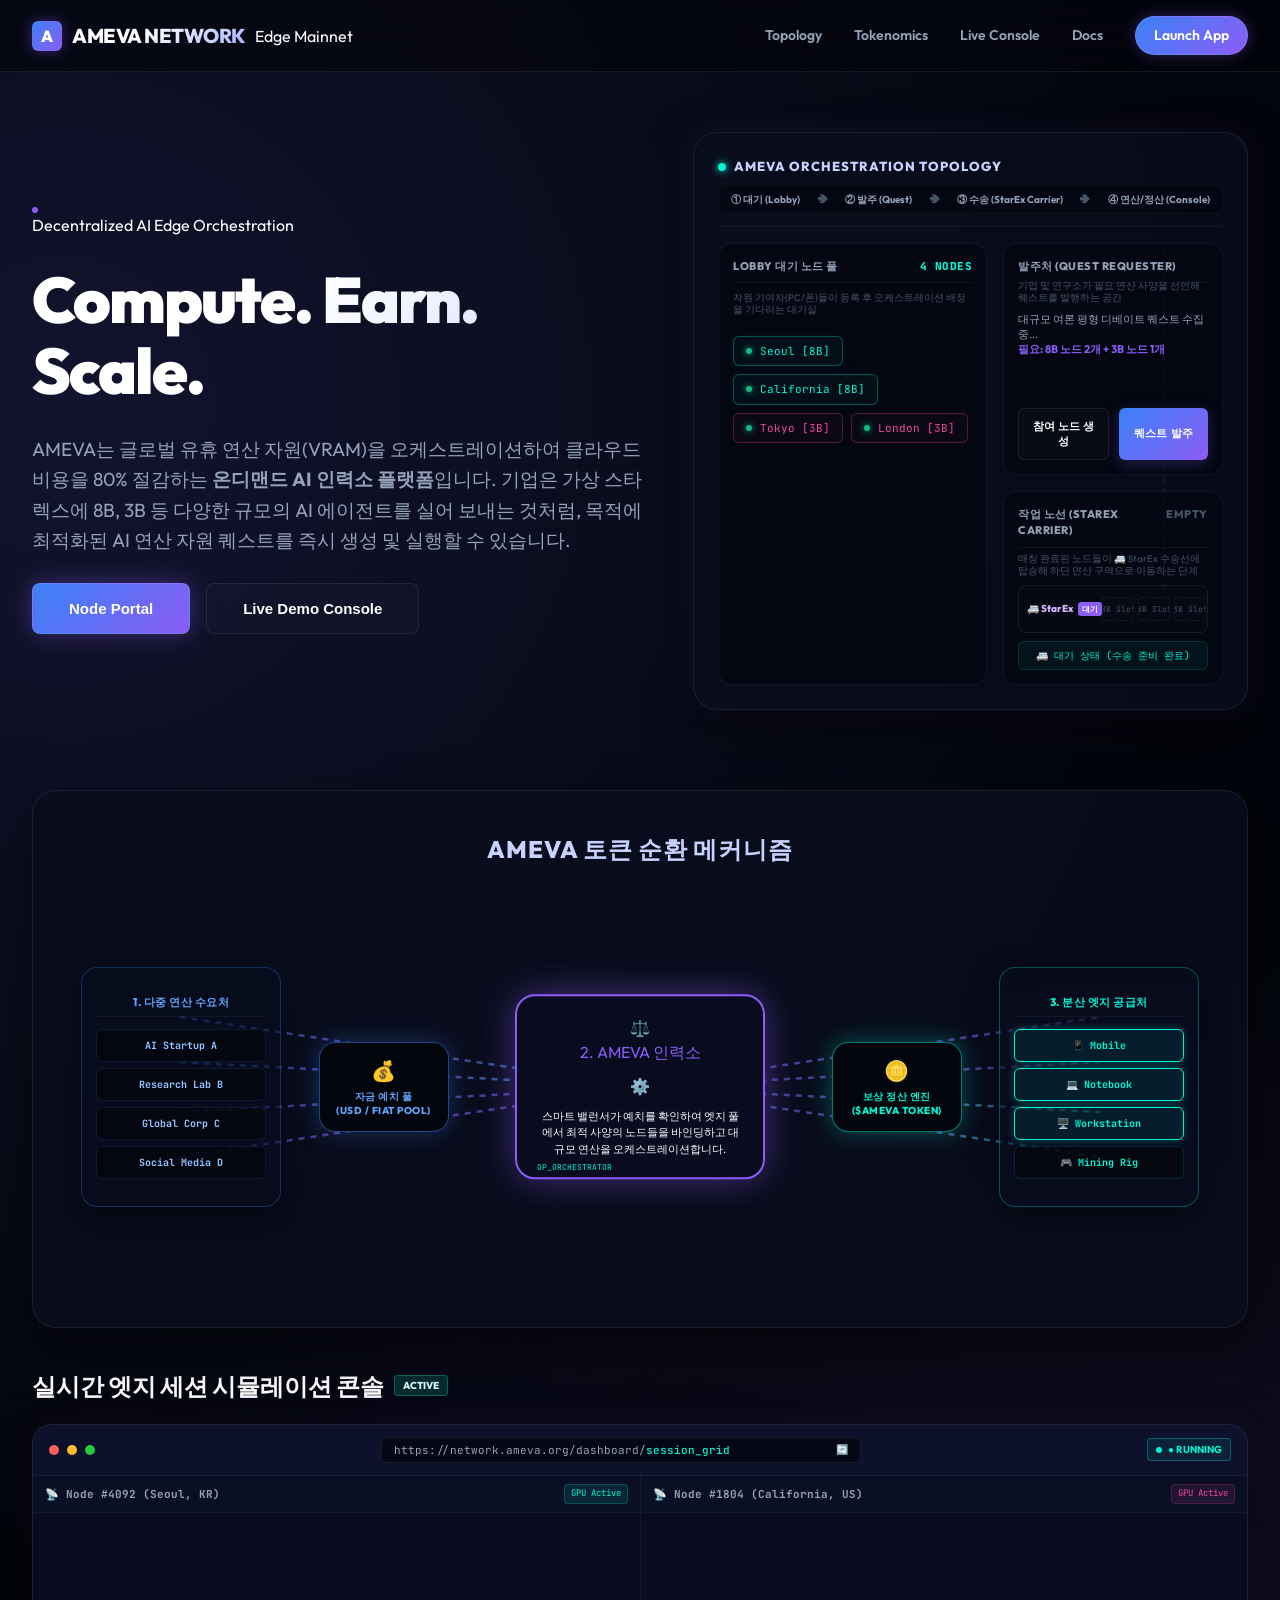
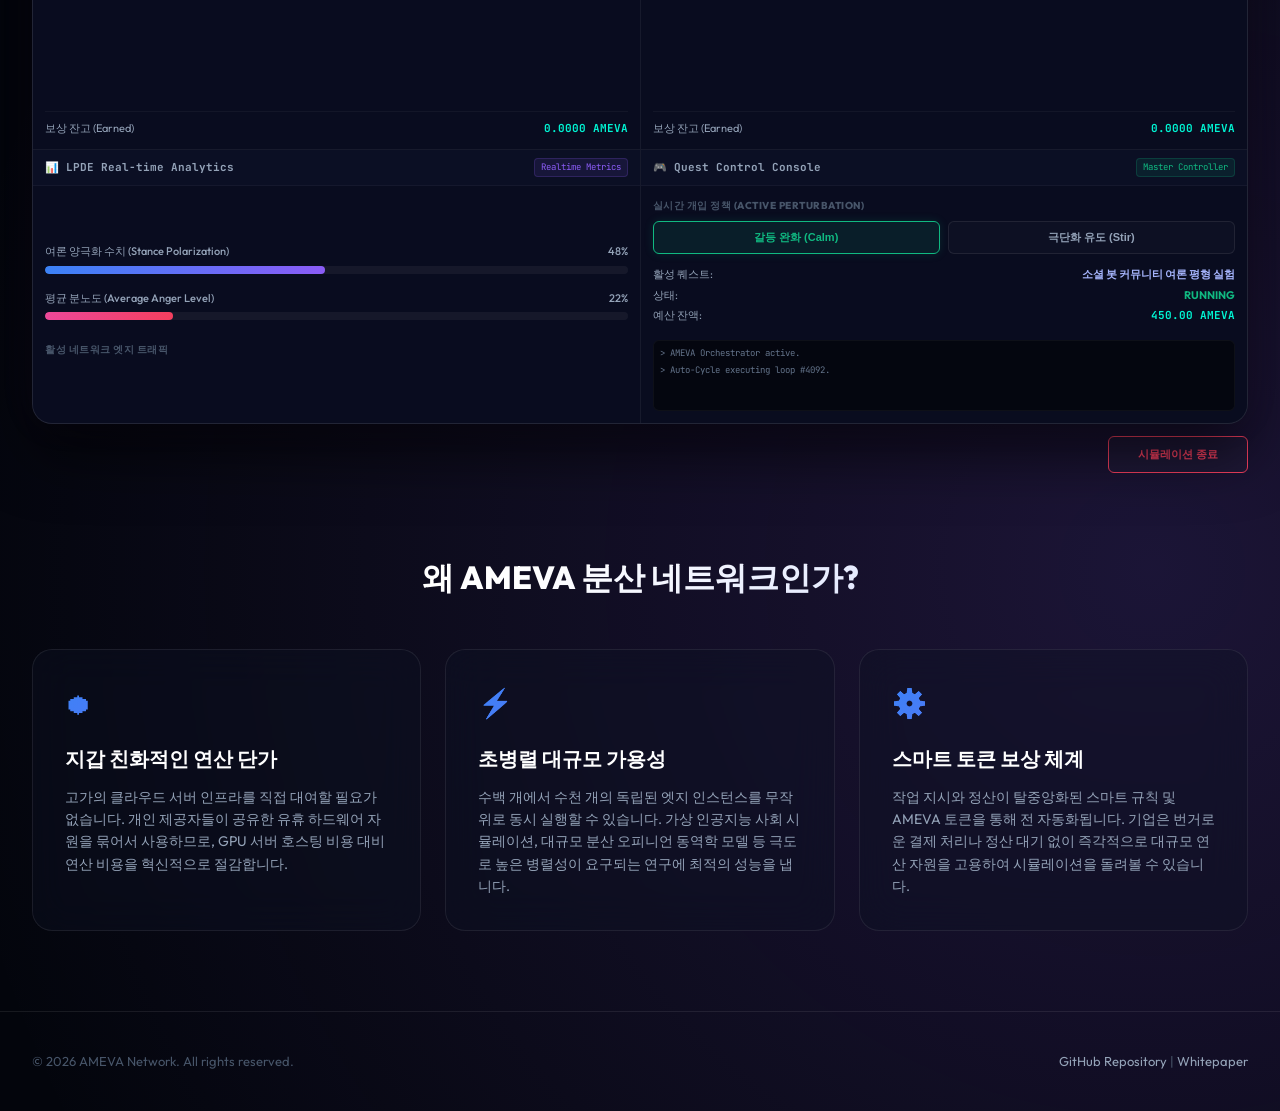
<file: promo/index.html>
<!DOCTYPE html>
<html lang="ko">
<head>
    <meta charset="UTF-8">
    <meta name="viewport" content="width=device-width, initial-scale=1.0">
    <title>AMEVA Network - Elastic AI Compute Infrastructure</title>
    <!-- Google Fonts: Outfit & JetBrains Mono -->
    <link rel="preconnect" href="https://fonts.googleapis.com">
    <link rel="preconnect" href="https://fonts.gstatic.com" crossorigin>
    <link href="https://fonts.googleapis.com/css2?family=Outfit:wght@300;400;500;600;700;800;900&family=JetBrains+Mono:wght@400;500;700&display=swap" rel="stylesheet">
    
    <style>
        :root {
            /* Premium Web3 Tech Aesthetic Palette */
            --bg-base: #03050c;
            --bg-surface: rgba(10, 14, 30, 0.75);
            --bg-surface-solid: #0a0e1e;
            --border-color: rgba(255, 255, 255, 0.08);
            --border-active: rgba(157, 78, 221, 0.6);
            --text-primary: #ffffff;
            --text-secondary: #94a3b8;
            --text-muted: #475569;
            --accent-blue: #3b82f6;
            --accent-purple: #8b5cf6;
            --accent-glow: rgba(139, 92, 246, 0.4);
            --accent-cyan: #00f5d4;
            --accent-cyan-glow: rgba(0, 245, 212, 0.3);
            --accent-pink: #ec4899;
            --accent-pink-glow: rgba(236, 72, 153, 0.25);
            --danger-color: #f43f5e;
            --success-color: #10b981;
            --font-sans: 'Outfit', sans-serif;
            --font-mono: 'JetBrains Mono', monospace;
        }

        * {
            box-sizing: border-box;
            margin: 0;
            padding: 0;
        }

        html {
            scroll-behavior: smooth;
        }

        body {
            font-family: var(--font-sans);
            background-color: var(--bg-base);
            color: var(--text-primary);
            overflow-x: hidden;
            min-height: 100vh;
            background-image: 
                radial-gradient(circle at 5% 15%, rgba(99, 102, 241, 0.15) 0%, transparent 45%),
                radial-gradient(circle at 90% 80%, rgba(139, 92, 246, 0.18) 0%, transparent 50%);
            line-height: 1.5;
        }

        /* Nav Header */
        header {
            width: 100%;
            max-width: 1400px;
            margin: 0 auto;
            padding: 16px 32px;
            display: flex;
            justify-content: space-between;
            align-items: center;
            border-bottom: 1px solid var(--border-color);
            background: rgba(3, 5, 12, 0.7);
            backdrop-filter: blur(20px);
            position: sticky;
            top: 0;
            z-index: 1000;
        }

        .logo-area {
            display: flex;
            align-items: center;
            gap: 10px;
        }

        .logo-symbol {
            width: 30px;
            height: 30px;
            border-radius: 6px;
            background: linear-gradient(135deg, var(--accent-blue) 0%, var(--accent-purple) 100%);
            display: flex;
            align-items: center;
            justify-content: center;
            font-weight: 900;
            font-size: 16px;
            color: white;
            box-shadow: 0 0 15px var(--accent-glow);
        }

        .logo-text {
            font-size: 20px;
            font-weight: 800;
            letter-spacing: -0.5px;
            background: linear-gradient(135deg, #ffffff 40%, #a5b4fc 100%);
            -webkit-background-clip: text;
            -webkit-text-fill-color: transparent;
        }

        /* Nav Desktop Menu */
        .nav-menu {
            display: flex;
            align-items: center;
            gap: 32px;
        }

        .nav-menu a {
            color: var(--text-secondary);
            text-decoration: none;
            font-size: 14px;
            font-weight: 600;
            transition: color 0.2s;
        }

        .nav-menu a:hover {
            color: var(--text-primary);
        }

        .btn-launch-app {
            padding: 8px 18px;
            background: linear-gradient(135deg, var(--accent-blue) 0%, var(--accent-purple) 100%);
            border-radius: 20px;
            color: white !important;
            box-shadow: 0 0 15px rgba(139, 92, 246, 0.3);
            border: 1px solid rgba(255, 255, 255, 0.1);
        }

        .btn-launch-app:hover {
            box-shadow: 0 0 20px rgba(139, 92, 246, 0.5);
            transform: translateY(-1px);
        }

        /* Mobile Hamburger Icon */
        .menu-toggle {
            display: none;
            flex-direction: column;
            gap: 5px;
            cursor: pointer;
            z-index: 1001;
            padding: 4px;
        }

        .menu-toggle span {
            width: 22px;
            height: 2px;
            background-color: var(--text-primary);
            transition: all 0.3s;
        }

        /* Mobile Overlay Menu */
        .mobile-menu {
            position: fixed;
            top: 0;
            right: -100%;
            width: 70%;
            height: 100vh;
            background: rgba(3, 5, 12, 0.98);
            border-left: 1px solid var(--border-color);
            z-index: 999;
            display: flex;
            flex-direction: column;
            justify-content: center;
            align-items: center;
            gap: 40px;
            transition: right 0.3s cubic-bezier(0.25, 0.8, 0.25, 1);
        }

        .mobile-menu.active {
            right: 0;
        }

        .mobile-menu a {
            color: var(--text-secondary);
            font-size: 20px;
            font-weight: 700;
            text-decoration: none;
        }

        .mobile-menu a:hover {
            color: var(--text-primary);
        }

        @media (max-width: 768px) {
            .nav-menu { display: none; }
            .menu-toggle { display: flex; }
        }

        /* Hero Main Section */
        .hero-section {
            width: 100%;
            max-width: 1400px;
            margin: 0 auto;
            padding: 60px 32px 40px 32px;
            display: grid;
            grid-template-columns: 1.05fr 0.95fr;
            gap: 48px;
            align-items: center;
        }

        @media (max-width: 1024px) {
            .hero-section {
                grid-template-columns: 1fr;
                gap: 40px;
                padding: 40px 16px;
            }
        }

        .hero-info {
            display: flex;
            flex-direction: column;
            gap: 28px;
        }

        .hero-info h1 {
            font-size: 64px;
            font-weight: 900;
            line-height: 1.1;
            background: linear-gradient(135deg, #ffffff 40%, #c7d2fe 100%);
            -webkit-background-clip: text;
            -webkit-text-fill-color: transparent;
            letter-spacing: -2px;
        }

        .hero-info p.desc {
            font-size: 19px;
            color: var(--text-secondary);
            line-height: 1.6;
        }

        /* Call-To-Action buttons */
        .cta-group {
            display: flex;
            gap: 16px;
        }

        .btn {
            padding: 16px 36px;
            border-radius: 8px;
            font-weight: 700;
            font-size: 15px;
            cursor: pointer;
            transition: all 0.25s cubic-bezier(0.25, 0.8, 0.25, 1);
            text-decoration: none;
            display: inline-flex;
            align-items: center;
            justify-content: center;
            gap: 10px;
        }

        .btn-primary {
            background: linear-gradient(135deg, var(--accent-blue) 0%, var(--accent-purple) 100%);
            color: white;
            border: 1px solid rgba(255,255,255,0.1);
            box-shadow: 0 0 25px rgba(139, 92, 246, 0.4);
        }

        .btn-primary:hover {
            transform: translateY(-2px);
            box-shadow: 0 0 35px rgba(139, 92, 246, 0.6);
        }

        .btn-secondary {
            background: rgba(255, 255, 255, 0.02);
            color: var(--text-primary);
            border: 1px solid var(--border-color);
        }

        .btn-secondary:hover {
            background: rgba(255, 255, 255, 0.07);
            border-color: var(--text-secondary);
            transform: translateY(-1px);
        }

        /* Right Interactive Topology Board */
        .arch-container {
            background: var(--bg-surface);
            border: 1px solid var(--border-color);
            border-radius: 24px;
            padding: 24px;
            position: relative;
            box-shadow: 0 20px 50px rgba(0, 0, 0, 0.5), 0 0 30px rgba(139, 92, 246, 0.1);
            min-height: 490px;
            overflow: hidden;
            display: flex;
            flex-direction: column;
            gap: 16px;
        }

        .arch-header {
            display: flex;
            flex-direction: column;
            gap: 8px;
            border-bottom: 1px solid rgba(255, 255, 255, 0.05);
            padding-bottom: 12px;
        }

        .arch-title-row {
            display: flex;
            justify-content: space-between;
            align-items: center;
        }

        .arch-title {
            font-size: 13px;
            font-weight: 800;
            color: #c7d2fe;
            text-transform: uppercase;
            letter-spacing: 1px;
            display: flex;
            align-items: center;
            gap: 8px;
        }

        .arch-title .dot {
            width: 8px;
            height: 8px;
            background-color: var(--accent-cyan);
            border-radius: 50%;
            box-shadow: 0 0 8px var(--accent-cyan);
            animation: pulse-live 1s infinite alternate;
        }

        /* Explanatory Stepper Bar */
        .arch-stepper {
            display: flex;
            justify-content: space-between;
            background: rgba(3, 5, 12, 0.6);
            border: 1px solid rgba(255, 255, 255, 0.04);
            border-radius: 8px;
            padding: 6px 12px;
            font-size: 10px;
            font-weight: 700;
            color: var(--text-secondary);
        }

        .step-indicator {
            display: flex;
            align-items: center;
            gap: 4px;
        }
        .step-indicator.active {
            color: var(--accent-cyan);
        }
        .step-arrow {
            color: var(--text-muted);
        }

        /* Architecture Zones Grid */
        .arch-zones {
            display: grid;
            grid-template-columns: 1.1fr 0.9fr;
            grid-template-rows: 1.2fr 0.8fr;
            gap: 16px;
            flex: 1;
            position: relative;
        }

        .zone {
            border: 1px solid rgba(255, 255, 255, 0.05);
            background: rgba(3, 5, 12, 0.6);
            border-radius: 14px;
            padding: 14px;
            position: relative;
            z-index: 2;
        }

        /* Zone 1: Lobby Node Pool */
        .zone-lobby {
            grid-row: span 2;
            display: flex;
            flex-direction: column;
            gap: 12px;
        }

        .zone-title {
            font-size: 11px;
            font-weight: 800;
            color: var(--text-secondary);
            text-transform: uppercase;
            border-bottom: 1px solid rgba(255, 255, 255, 0.05);
            padding-bottom: 8px;
            letter-spacing: 0.5px;
            display: flex;
            justify-content: space-between;
        }

        .zone-desc-caption {
            font-size: 9.5px;
            color: var(--text-muted);
            line-height: 1.3;
            margin-top: -4px;
        }

        .node-pool {
            display: flex;
            flex-wrap: wrap;
            gap: 8px;
            align-content: flex-start;
            flex: 1;
            padding: 8px 0;
            position: relative;
        }

        /* Interactive Node bubble */
        .node-bubble {
            padding: 6px 12px;
            background: rgba(255, 255, 255, 0.02);
            border: 1px solid var(--border-color);
            border-radius: 6px;
            font-size: 11px;
            font-family: var(--font-mono);
            display: inline-flex;
            align-items: center;
            gap: 8px;
            transition: all 0.3s cubic-bezier(0.175, 0.885, 0.32, 1.275);
            user-select: none;
        }

        .node-bubble.node-8b {
            border-color: rgba(0, 245, 212, 0.3);
            color: var(--accent-cyan);
            background: rgba(0, 245, 212, 0.03);
            box-shadow: 0 0 10px rgba(0, 245, 212, 0.05);
        }

        .node-bubble.node-3b {
            border-color: rgba(236, 72, 153, 0.3);
            color: var(--accent-pink);
            background: rgba(236, 72, 153, 0.03);
            box-shadow: 0 0 10px rgba(236, 72, 153, 0.05);
        }

        .node-bubble .status-dot {
            width: 6px;
            height: 6px;
            border-radius: 50%;
            background-color: var(--success-color);
            box-shadow: 0 0 6px var(--success-color);
        }

        /* Zone 2: Requester */
        .zone-requester {
            display: flex;
            flex-direction: column;
            justify-content: space-between;
        }

        .arch-actions {
            display: flex;
            gap: 10px;
            margin-top: 10px;
        }

        .action-sub-btn {
            flex: 1;
            padding: 10px;
            border-radius: 6px;
            background: rgba(255, 255, 255, 0.02);
            border: 1px solid var(--border-color);
            color: var(--text-primary);
            font-size: 11px;
            font-weight: 700;
            cursor: pointer;
            transition: all 0.2s;
            display: flex;
            align-items: center;
            justify-content: center;
            gap: 6px;
        }

        .action-sub-btn:hover {
            background: rgba(255, 255, 255, 0.08);
            border-color: var(--accent-purple);
        }

        .action-sub-btn.launch-btn {
            background: linear-gradient(135deg, var(--accent-blue) 0%, var(--accent-purple) 100%);
            border: none;
            box-shadow: 0 4px 15px rgba(139, 92, 246, 0.25);
        }

        .action-sub-btn.launch-btn:hover {
            box-shadow: 0 4px 20px rgba(139, 92, 246, 0.4);
        }

        /* Zone 3: Worksite (StarEx Carrier) */
        .zone-worksite {
            display: flex;
            flex-direction: column;
            gap: 8px;
            overflow: visible;
        }

        /* StarEx Carriage Visual */
        .starex-carriage {
            width: 100%;
            height: 48px;
            background: linear-gradient(135deg, #1e1b4b 0%, #312e81 100%);
            border: 1px solid rgba(157, 78, 221, 0.4);
            box-shadow: 0 0 15px rgba(157, 78, 221, 0.15);
            border-radius: 8px;
            display: flex;
            align-items: center;
            justify-content: space-between;
            padding: 0 8px;
            position: relative;
            transition: all 0.5s cubic-bezier(0.25, 0.8, 0.25, 1);
            flex-wrap: nowrap;
            min-width: 170px;
        }

        .starex-carriage.empty {
            background: rgba(255, 255, 255, 0.01);
            border-color: var(--border-color);
            box-shadow: none;
        }

        .starex-label {
            font-size: 10px;
            font-weight: 800;
            color: #d8b4fe;
            display: flex;
            align-items: center;
            gap: 4px;
            flex-shrink: 0;
        }

        .starex-label span {
            font-size: 8px;
            background: var(--accent-purple);
            color: white;
            padding: 1px 4px;
            border-radius: 3px;
            text-transform: uppercase;
        }

        .starex-slots {
            display: flex;
            gap: 4px;
            flex-shrink: 0;
        }

        .starex-slot {
            width: 32px;
            height: 24px;
            border: 1px dashed var(--border-color);
            border-radius: 4px;
            display: flex;
            align-items: center;
            justify-content: center;
            font-size: 8px;
            font-family: var(--font-mono);
            color: var(--text-muted);
            white-space: nowrap;
            overflow: hidden;
        }

        .starex-slot.filled-8b {
            border: 1px solid var(--accent-cyan);
            background: rgba(0, 245, 212, 0.08);
            color: var(--accent-cyan);
            box-shadow: 0 0 8px var(--accent-cyan-glow);
        }

        .starex-slot.filled-3b {
            border: 1px solid var(--accent-pink);
            background: rgba(236, 72, 153, 0.08);
            color: var(--accent-pink);
            box-shadow: 0 0 8px var(--accent-pink-glow);
        }

        /* Dynamic matching feedback caption below StarEx */
        .matching-live-caption {
            font-size: 10px;
            font-family: var(--font-mono);
            color: var(--accent-cyan);
            background: rgba(0, 245, 212, 0.05);
            padding: 6px;
            border-radius: 6px;
            border: 1px solid rgba(0, 245, 212, 0.15);
            text-align: center;
            animation: pulse-live 1.5s infinite alternate;
        }

        /* Flying element styles */
        .flying-node {
            position: fixed;
            z-index: 9999;
            padding: 6px 12px;
            background: #0a0e1e;
            border-radius: 6px;
            font-size: 11px;
            font-family: var(--font-mono);
            pointer-events: none;
            box-shadow: 0 0 15px rgba(0, 245, 212, 0.4);
            transition: transform 0.6s cubic-bezier(0.25, 0.8, 0.25, 1);
        }

        /* Laser connector SVG */
        .laser-svg {
            position: absolute;
            top: 0;
            left: 0;
            width: 100%;
            height: 100%;
            pointer-events: none;
            z-index: 1;
        }

        .laser-line {
            stroke: var(--accent-purple);
            stroke-width: 1.5;
            stroke-dasharray: 6 6;
            animation: dash 1.0s linear infinite;
            opacity: 0.15;
            transition: opacity 0.5s;
        }

        .laser-line.active {
            stroke: var(--accent-cyan);
            stroke-width: 2;
            opacity: 0.7;
            filter: drop-shadow(0 0 4px var(--accent-cyan));
        }

        @keyframes dash {
            to { stroke-dashoffset: -20; }
        }

        /* Flow Chart Section (VC/Investor view) */
        .tokenomics-flow {
            width: 100%;
            max-width: 1400px;
            margin: 40px auto;
            padding: 0 32px;
        }

        .flow-card {
            background: var(--bg-surface);
            border: 1px solid var(--border-color);
            border-radius: 24px;
            padding: 40px 24px;
            box-shadow: 0 20px 50px rgba(0,0,0,0.5);
            position: relative;
            overflow: hidden;
        }

        .flow-card h2 {
            font-size: 24px;
            font-weight: 800;
            margin-bottom: 20px;
            color: #c7d2fe;
            text-align: center;
            text-transform: uppercase;
            letter-spacing: 1px;
        }

        /* Symmetrical spacing & extended board wrapper (1160px width for breathing space) */
        .flow-board-wrapper {
            position: relative;
            width: 1140px;
            height: 400px;
            margin: 20px auto 0 auto;
            overflow: visible;
        }

        @media (max-width: 1200px) {
            .flow-board-wrapper {
                transform: scale(0.85);
                transform-origin: center top;
                height: 340px;
            }
        }
        @media (max-width: 1024px) {
            .flow-board-wrapper {
                transform: scale(0.7);
                height: 280px;
            }
        }
        @media (max-width: 768px) {
            .flow-board-wrapper {
                transform: scale(0.5);
                height: 200px;
            }
        }

        /* Connective laser line container for flowchart */
        .flow-svg-container {
            position: absolute;
            top: 0;
            left: 0;
            width: 100%;
            height: 100%;
            pointer-events: none;
            z-index: 1; /* behind card panels */
        }

        .flow-connector-line {
            stroke: var(--border-color);
            stroke-width: 2.5;
            fill: none;
            stroke-dasharray: 6 6;
            animation: flow-dash 1.5s linear infinite;
        }

        .flow-connector-line.active {
            stroke: url(#cyan-purple-grad);
            stroke-width: 2.5;
            opacity: 0.55;
        }

        @keyframes flow-dash {
            to { stroke-dashoffset: -20; }
        }

        /* Center Hub (2. AMEVA 인력소) - correctly placed and elevated in depth */
        .center-hub-node {
            position: absolute;
            left: 50%;
            top: 50%;
            transform: translate(-50%, -50%);
            width: 250px; /* slightly scaled down from 280px to avoid tightness */
            background: #090c1f;
            border: 2px solid var(--accent-purple);
            box-shadow: 0 0 35px rgba(139, 92, 246, 0.45);
            border-radius: 20px;
            padding: 20px;
            text-align: center;
            z-index: 200; /* overlay laser lines */
        }

        .center-hub-node:hover {
            box-shadow: 0 0 45px rgba(139, 92, 246, 0.6);
            border-color: var(--accent-cyan);
        }

        /* Giant Containers that envelope the nodes */
        .flow-cluster-card {
            position: absolute;
            background: rgba(8, 12, 30, 0.6);
            border: 1.5px solid var(--border-color);
            border-radius: 16px;
            padding: 14px;
            display: flex;
            flex-direction: column;
            align-items: center;
            justify-content: center;
            z-index: 10;
            transition: all 0.3s;
            box-shadow: 0 10px 30px rgba(0,0,0,0.4);
        }

        .flow-cluster-card:hover {
            border-color: var(--accent-purple);
            box-shadow: 0 10px 35px rgba(139, 92, 246, 0.15);
        }

        /* Outer Cluster placements (Breathing space coordinates) */
        
        /* 1. West (Left): 다중 연산 수요처 (width optimized to 200px) */
        .cluster-west {
            left: 1%;
            top: 50%;
            transform: translateY(-50%);
            width: 200px;
            height: 240px;
            border-color: rgba(59, 130, 246, 0.3);
        }
        .cluster-west:hover {
            border-color: var(--accent-blue);
        }

        /* 3. East (Right): 분산 엣지 자원 공급처 (width optimized to 200px) */
        .cluster-east {
            right: 1%;
            top: 50%;
            transform: translateY(-50%);
            width: 200px;
            height: 240px;
            border-color: rgba(0, 245, 212, 0.3);
        }
        .cluster-east:hover {
            border-color: var(--accent-cyan);
        }

        /* 1.5. 자금 예치 풀 (West와 Center의 사이에 샌드위치 배치 - width 130px, left 27%) */
        .cluster-deposit-bridge {
            left: 27.5%;
            top: 50%;
            transform: translate(-50%, -50%);
            width: 130px;
            height: 90px;
            border-color: rgba(59, 130, 246, 0.5);
            background: #03050c;
            z-index: 210; /* elevate above lines */
            box-shadow: 0 0 25px rgba(59, 130, 246, 0.3);
            text-align: center;
        }

        /* 2.5. 보상 정산 엔진 (Center와 East의 사이에 샌드위치 배치 - width 130px, left 72.5%) */
        .cluster-reward-bridge {
            left: 72.5%;
            top: 50%;
            transform: translate(-50%, -50%);
            width: 130px;
            height: 90px;
            border-color: rgba(0, 245, 212, 0.5);
            background: #03050c;
            z-index: 210; /* elevate above lines */
            box-shadow: 0 0 25px var(--accent-cyan-glow);
            text-align: center;
        }

        /* Title style inside clusters */
        .cluster-title {
            font-size: 11px;
            font-weight: 800;
            color: #ffffff;
            margin-bottom: 12px;
            text-transform: uppercase;
            letter-spacing: 0.5px;
            border-bottom: 1px solid rgba(255, 255, 255, 0.05);
            width: 100%;
            text-align: center;
            padding-bottom: 6px;
        }

        .cluster-deposit-bridge .cluster-title,
        .cluster-reward-bridge .cluster-title {
            margin-bottom: 0;
            border-bottom: none;
            padding-bottom: 0;
            width: auto;
            font-size: 10px;
            line-height: 1.4;
        }

        /* Grid inside clusters */
        .cluster-grid {
            display: grid;
            grid-template-columns: 1fr;
            gap: 6px;
            width: 100%;
        }

        /* Outer flow badges inside clusters */
        .cluster-badge {
            background: rgba(3, 5, 12, 0.7);
            border: 1px solid rgba(255, 255, 255, 0.05);
            border-radius: 6px;
            padding: 8px 6px;
            font-size: 10px;
            font-family: var(--font-mono);
            font-weight: 700;
            color: var(--text-secondary);
            text-align: center;
            white-space: nowrap;
            overflow: hidden;
            text-overflow: ellipsis;
            transition: all 0.2s;
        }

        .cluster-badge.demand {
            border-color: rgba(59, 130, 246, 0.15);
            color: #93c5fd;
        }
        .cluster-badge.demand:hover {
            border-color: var(--accent-blue);
            background: rgba(59, 130, 246, 0.05);
            box-shadow: 0 0 8px rgba(59, 130, 246, 0.1);
        }

        .cluster-badge.supply {
            border-color: rgba(0, 245, 212, 0.15);
            color: var(--accent-cyan);
        }
        .cluster-badge.supply.active {
            border-color: var(--accent-cyan);
            background: rgba(0, 245, 212, 0.08);
            box-shadow: 0 0 8px var(--accent-cyan-glow);
        }

        /* Large icon specs inside north/south */
        .meta-icon {
            font-size: 20px;
            margin-bottom: 4px;
        }

        /* Bottom Live Simulator Console */
        .simulator-section {
            width: 100%;
            max-width: 1400px;
            margin: 40px auto 80px auto;
            padding: 0 32px;
        }

        .simulator-section-title {
            font-size: 24px;
            font-weight: 800;
            margin-bottom: 20px;
            background: linear-gradient(135deg, #ffffff 40%, #c7d2fe 100%);
            -webkit-background-clip: text;
            -webkit-text-fill-color: transparent;
            display: flex;
            align-items: center;
            gap: 10px;
        }

        .simulator-section-title span {
            font-size: 10px;
            background: rgba(0, 245, 212, 0.15);
            color: var(--accent-cyan);
            border: 1px solid var(--accent-cyan-glow);
            padding: 2px 8px;
            border-radius: 4px;
            text-transform: uppercase;
        }

        /* 2x2 Grid inside Main Simulator */
        .browser-mockup {
            background: #090c1f;
            border: 1px solid rgba(255, 255, 255, 0.1);
            border-radius: 20px;
            box-shadow: 0 30px 60px rgba(0, 0, 0, 0.6), 0 0 40px rgba(157, 78, 221, 0.05);
            overflow: hidden;
            display: flex;
            flex-direction: column;
            height: 600px;
            position: relative;
        }

        /* Browser Header */
        .browser-header {
            background: #0d112b;
            padding: 12px 16px;
            display: flex;
            align-items: center;
            justify-content: space-between;
            border-bottom: 1px solid rgba(255, 255, 255, 0.05);
            gap: 16px;
        }

        .window-controls {
            display: flex;
            gap: 8px;
            flex-shrink: 0;
        }

        .dot-btn {
            width: 10px;
            height: 10px;
            border-radius: 50%;
        }
        .dot-red { background-color: #ff5f56; }
        .dot-yellow { background-color: #ffbd2e; }
        .dot-green { background-color: #27c93f; }

        .address-bar {
            flex: 1;
            max-width: 480px;
            background: #050714;
            border: 1px solid rgba(255, 255, 255, 0.08);
            border-radius: 6px;
            padding: 4px 12px;
            font-size: 11px;
            color: var(--text-secondary);
            font-family: var(--font-mono);
            display: flex;
            align-items: center;
            justify-content: space-between;
        }

        .address-bar span {
            color: var(--accent-cyan);
            font-weight: 500;
        }

        .browser-indicator {
            display: flex;
            align-items: center;
            gap: 6px;
            font-size: 10px;
            font-weight: 700;
            color: var(--accent-cyan);
            background: rgba(0, 245, 212, 0.08);
            padding: 3px 8px;
            border-radius: 4px;
            border: 1px solid var(--accent-cyan-glow);
        }

        .indicator-pulse {
            width: 6px;
            height: 6px;
            border-radius: 50%;
            background-color: var(--accent-cyan);
            animation: pulse-live 1s infinite alternate;
        }

        .simulator-grid {
            display: grid;
            grid-template-columns: 1fr 1fr;
            grid-template-rows: 1fr 1fr;
            gap: 1px;
            background: rgba(255, 255, 255, 0.06);
            flex: 1;
            overflow: hidden;
        }

        .grid-panel {
            background: #090c1f;
            display: flex;
            flex-direction: column;
            overflow: hidden;
            position: relative;
        }

        .grid-panel.active-computing {
            box-shadow: inset 0 0 15px rgba(0, 245, 212, 0.15);
            border: 1px solid rgba(0, 245, 212, 0.2);
        }

        .grid-panel.inactive-blur::after {
            content: '노드 오케스트레이션 대기 중...';
            position: absolute;
            top: 0;
            left: 0;
            width: 100%;
            height: 100%;
            background: rgba(6, 8, 19, 0.85);
            backdrop-filter: blur(4px);
            z-index: 10;
            display: flex;
            align-items: center;
            justify-content: center;
            font-size: 12px;
            color: var(--text-secondary);
            font-weight: 600;
            transition: all 0.3s;
        }

        .grid-panel.panel-active::after {
            display: none !important;
        }

        .panel-header {
            background: #0b0f24;
            padding: 8px 12px;
            display: flex;
            justify-content: space-between;
            align-items: center;
            border-bottom: 1px solid rgba(255, 255, 255, 0.04);
        }

        .panel-title {
            font-size: 11px;
            font-weight: 700;
            color: var(--text-secondary);
            font-family: var(--font-mono);
        }

        .panel-badge {
            font-size: 9px;
            padding: 2px 6px;
            border-radius: 4px;
            border: 1px solid transparent;
            font-family: var(--font-mono);
        }
        .badge-cyan { background: rgba(0, 245, 212, 0.1); color: var(--accent-cyan); border-color: rgba(0, 245, 212, 0.2); }
        .badge-pink { background: rgba(236, 72, 153, 0.1); color: var(--accent-pink); border-color: rgba(236, 72, 153, 0.2); }
        .badge-purple { background: rgba(139, 92, 246, 0.1); color: var(--accent-purple); border-color: rgba(139, 92, 246, 0.2); }

        .panel-body {
            flex: 1;
            padding: 12px;
            display: flex;
            flex-direction: column;
            justify-content: space-between;
            overflow-y: auto;
        }

        .panel-body.mono {
            font-family: var(--font-mono);
            font-size: 10px;
            background: #04060f;
            color: #38bdf8;
        }

        .chat-feed {
            display: flex;
            flex-direction: column;
            gap: 10px;
            flex: 1;
            overflow-y: auto;
            margin-bottom: 10px;
            padding-right: 4px;
        }

        .chat-msg {
            display: flex;
            flex-direction: column;
            gap: 4px;
            animation: fadeInMsg 0.3s forwards;
        }

        @keyframes fadeInMsg {
            from { opacity: 0; transform: translateY(5px); }
            to { opacity: 1; transform: translateY(0); }
        }

        .msg-meta {
            display: flex;
            justify-content: space-between;
            font-size: 9px;
            color: var(--text-muted);
            font-family: var(--font-mono);
        }

        .msg-author {
            font-weight: 700;
        }

        .msg-content {
            font-size: 12px;
            background: rgba(255, 255, 255, 0.02);
            border: 1px solid rgba(255,255,255,0.03);
            padding: 8px 12px;
            border-radius: 8px;
            line-height: 1.4;
            color: #f1f5f9;
        }

        .typing-cursor::after {
            content: ' ▍';
            animation: blink 0.8s infinite;
            color: var(--accent-cyan);
        }

        @keyframes blink {
            50% { opacity: 0; }
        }

        .node-earning {
            display: flex;
            justify-content: space-between;
            align-items: center;
            border-top: 1px solid rgba(255, 255, 255, 0.04);
            padding-top: 8px;
            font-size: 11px;
            color: var(--text-secondary);
        }

        .earning-val {
            font-family: var(--font-mono);
            font-weight: 700;
            color: var(--accent-cyan);
        }

        /* Charts & Stats inside grid */
        .chart-stats-wrapper {
            display: flex;
            flex-direction: column;
            gap: 16px;
            height: 100%;
            justify-content: center;
        }

        .stat-bar-group {
            display: flex;
            flex-direction: column;
            gap: 6px;
        }

        .stat-bar-meta {
            display: flex;
            justify-content: space-between;
            font-size: 11px;
            color: var(--text-secondary);
            font-weight: 500;
        }

        .stat-bar-outer {
            width: 100%;
            height: 8px;
            background: rgba(255, 255, 255, 0.05);
            border-radius: 4px;
            overflow: hidden;
        }

        .stat-bar-inner {
            height: 100%;
            background: linear-gradient(90deg, var(--accent-blue), var(--accent-purple));
            border-radius: 4px;
            transition: width 0.5s ease;
        }

        .stat-bar-inner.anger {
            background: linear-gradient(90deg, var(--accent-pink), var(--danger-color));
        }

        /* Traffic Dot Grid */
        .network-grid-dots {
            display: grid;
            grid-template-columns: repeat(10, 1fr);
            gap: 4px;
            margin-top: 8px;
        }

        .network-dot {
            width: 100%;
            padding-top: 100%;
            background: rgba(255, 255, 255, 0.03);
            border-radius: 2px;
            transition: all 0.5s;
        }

        .network-dot.active {
            background: var(--accent-cyan);
            box-shadow: 0 0 6px var(--accent-cyan);
        }

        .network-dot.active-purple {
            background: var(--accent-purple);
            box-shadow: 0 0 6px var(--accent-purple);
        }

        .control-block-title {
            font-size: 10px;
            font-weight: 800;
            color: var(--text-muted);
            text-transform: uppercase;
            letter-spacing: 0.5px;
            margin-bottom: 8px;
        }

        /* Controller inner panel styles */
        .admin-controls-panel {
            display: flex;
            flex-direction: column;
            gap: 12px;
            height: 100%;
        }

        .control-btn-group {
            display: flex;
            gap: 8px;
        }

        .control-action-btn {
            flex: 1;
            padding: 8px;
            border-radius: 6px;
            border: 1px solid var(--border-color);
            background: rgba(255, 255, 255, 0.02);
            color: var(--text-secondary);
            font-size: 11px;
            font-weight: 700;
            cursor: pointer;
            transition: all 0.2s;
        }

        .control-action-btn:hover {
            color: white;
            border-color: var(--accent-purple);
        }

        .control-action-btn.active-success {
            background: rgba(16, 185, 129, 0.1);
            color: var(--success-color);
            border-color: var(--success-color);
            box-shadow: 0 0 10px rgba(16, 185, 129, 0.15);
        }

        .control-action-btn.active-danger {
            background: rgba(244, 63, 94, 0.1);
            color: var(--danger-color);
            border-color: var(--danger-color);
            box-shadow: 0 0 10px rgba(244, 63, 94, 0.15);
        }

        .quest-info-row {
            display: flex;
            justify-content: space-between;
            font-size: 11px;
            margin-bottom: 4px;
        }

        .quest-label {
            color: var(--text-secondary);
        }

        .quest-val {
            font-weight: 700;
        }

        .terminal-log {
            height: 70px;
            overflow-y: auto;
            display: flex;
            flex-direction: column;
            gap: 4px;
        }

        .terminal-log{
            scrollbar-width: none;
        }

        .terminal-line {
            font-family: var(--font-mono);
            font-size: 9px;
            color: #64748b;
        }

        .terminal-line.warn {
            color: var(--danger-color);
        }

        /* Explanatory cards simplified */
        .details-section {
            width: 100%;
            max-width: 1400px;
            margin: 0 auto;
            padding: 0 32px 80px 32px;
        }

        .details-title {
            text-align: center;
            font-size: 32px;
            font-weight: 800;
            margin-bottom: 48px;
            background: linear-gradient(135deg, #ffffff 40%, #c7d2fe 100%);
            -webkit-background-clip: text;
            -webkit-text-fill-color: transparent;
        }

        .details-grid {
            display: grid;
            grid-template-columns: repeat(3, 1fr);
            gap: 24px;
        }

        @media (max-width: 768px) {
            .details-grid {
                grid-template-columns: 1fr;
            }
        }

        .detail-card {
            background: rgba(14, 18, 36, 0.4);
            border: 1px solid var(--border-color);
            border-radius: 20px;
            padding: 32px;
            backdrop-filter: blur(20px);
            transition: all 0.3s;
        }

        .detail-card:hover {
            transform: translateY(-5px);
            border-color: var(--border-active);
            box-shadow: 0 15px 30px rgba(157, 78, 221, 0.1);
        }

        .detail-card-icon {
            font-size: 28px;
            margin-bottom: 20px;
            background: linear-gradient(135deg, var(--accent-blue), var(--accent-purple));
            -webkit-background-clip: text;
            -webkit-text-fill-color: transparent;
        }

        .detail-card h3 {
            font-size: 20px;
            font-weight: 700;
            margin-bottom: 12px;
            color: #ffffff;
        }

        .detail-card p {
            font-size: 14px;
            color: var(--text-secondary);
            line-height: 1.6;
        }

        /* Footer */
        footer {
            width: 100%;
            max-width: 1400px;
            margin: 0 auto;
            padding: 40px 32px;
            border-top: 1px solid var(--border-color);
            display: flex;
            justify-content: space-between;
            align-items: center;
            font-size: 13px;
            color: var(--text-muted);
        }

        footer a {
            color: var(--text-secondary);
            text-decoration: none;
            transition: color 0.2s;
        }

        footer a:hover {
            color: var(--accent-cyan);
        }

        /* Custom Toast notification */
        .toast-notify {
            position: fixed;
            bottom: 24px;
            right: 24px;
            background: rgba(157, 78, 221, 0.9);
            border: 1px solid rgba(255, 255, 255, 0.2);
            color: white;
            padding: 12px 24px;
            border-radius: 10px;
            font-size: 13px;
            font-weight: 600;
            box-shadow: 0 10px 25px rgba(0,0,0,0.5);
            backdrop-filter: blur(8px);
            z-index: 10000;
            transform: translateY(100px);
            opacity: 0;
            transition: all 0.3s cubic-bezier(0.175, 0.885, 0.32, 1.275);
        }

        .toast-notify.show {
            transform: translateY(0);
            opacity: 1;
        }
    </style>
</head>
<body>

    <!-- Header Navigation -->
    <header>
        <div class="logo-area">
            <div class="logo-symbol">A</div>
            <div class="logo-text">AMEVA NETWORK</div>
            <div class="logo-badge">Edge Mainnet</div>
        </div>
        
        <!-- Desktop Menu -->
        <div class="nav-menu">
            <a href="#arch-board">Topology</a>
            <a href="#flow-charts">Tokenomics</a>
            <a href="#simulate-anchor">Live Console</a>
            <a href="https://github.com/uno-km/AMEVA-Dead-Internet-Threatre_v2" target="_blank">Docs</a>
            <a href="#" class="btn-launch-app" onclick="showToast('AMEVA Gateway Console가 구동됩니다.')">Launch App</a>
        </div>

        <!-- Mobile Toggle -->
        <div class="menu-toggle" id="hamburger-btn" onclick="toggleMobileMenu()">
            <span></span>
            <span></span>
            <span></span>
        </div>

        <!-- Mobile Menu Overlay -->
        <div class="mobile-menu" id="mobile-menu-overlay">
            <a href="#arch-board" onclick="toggleMobileMenu()">Topology</a>
            <a href="#flow-charts" onclick="toggleMobileMenu()">Tokenomics</a>
            <a href="#simulate-anchor" onclick="toggleMobileMenu()">Live Console</a>
            <a href="https://github.com/uno-km/AMEVA-Dead-Internet-Threatre_v2" onclick="toggleMobileMenu()">Docs</a>
            <a href="#" class="btn-launch-app" onclick="toggleMobileMenu(); showToast('AMEVA Gateway Console가 구동됩니다.')">Launch App</a>
        </div>

        <div class="nav-stats" style="display: none;">
            <div class="nav-stat-item">
                <span class="nav-stat-value live">14,208 Nodes</span>
            </div>
            <div class="nav-stat-item">
                <span class="nav-stat-value" id="nav-token-val">$0.3421</span>
            </div>
        </div>
    </header>

    <!-- Main Container -->
    <main>
        
        <!-- Hero Section -->
        <section class="hero-section">
            <!-- Left Info Panel -->
            <div class="hero-info">
                <div class="hero-badge">
                    <div class="indicator-pulse" style="background-color: var(--accent-purple);"></div>
                    Decentralized AI Edge Orchestration
                </div>
                
                <h1>Compute. Earn. Scale.</h1>
                
                <p class="desc">
                    AMEVA는 글로벌 유휴 연산 자원(VRAM)을 오케스트레이션하여 클라우드 비용을 80% 절감하는 <strong>온디맨드 AI 인력소 플랫폼</strong>입니다. 기업은 가상 스타렉스에 8B, 3B 등 다양한 규모의 AI 에이전트를 실어 보내는 것처럼, 목적에 최적화된 AI 연산 자원 퀘스트를 즉시 생성 및 실행할 수 있습니다.
                </p>
                
                <div class="cta-group">
                    <button class="btn btn-primary" onclick="showToast('S2E 자원 기여 클라이언트가 준비 중입니다!')">Node Portal</button>
                    <button class="btn btn-secondary" onclick="document.getElementById('simulate-anchor').scrollIntoView({behavior: 'smooth'})">Live Demo Console</button>
                </div>
            </div>

            <!-- Right Interactive Architecture Board -->
            <div class="arch-container" id="arch-board">
                <div class="arch-header">
                    <div class="arch-title-row">
                        <div class="arch-title">
                            <div class="dot"></div>
                            AMEVA Orchestration Topology
                        </div>
                    </div>
                    <!-- Sementic Stepper Guide for VC and clients to understand flow immediately -->
                    <div class="arch-stepper">
                        <div class="step-indicator" id="step1-ind">① 대기 (Lobby)</div>
                        <div class="step-arrow">➔</div>
                        <div class="step-indicator" id="step2-ind">② 발주 (Quest)</div>
                        <div class="step-arrow">➔</div>
                        <div class="step-indicator" id="step3-ind">③ 수송 (StarEx Carrier)</div>
                        <div class="step-arrow">➔</div>
                        <div class="step-indicator" id="step4-ind">④ 연산/정산 (Console)</div>
                    </div>
                </div>

                <!-- Laser connector SVG -->
                <svg class="laser-svg">
                    <line id="laser-req-work" class="laser-line" x1="85%" y1="20%" x2="85%" y2="80%"></line>
                </svg>

                <div class="arch-zones">
                    <!-- Zone 1: Lobby -->
                    <div class="zone zone-lobby" id="lobby-zone">
                        <div class="zone-title">
                            <span>LOBBY 대기 노드 풀</span>
                            <span id="lobby-count" style="color: var(--accent-cyan); font-family: var(--font-mono);">4 Nodes</span>
                        </div>
                        <div class="zone-desc-caption">자원 기여자(PC/폰)들이 등록 후 오케스트레이션 배정을 기다리는 대기실</div>
                        <div class="node-pool" id="lobby-node-pool">
                            <div class="node-bubble node-8b" id="node-Seoul-1"><div class="status-dot"></div>Seoul [8B]</div>
                            <div class="node-bubble node-8b" id="node-Cal-1"><div class="status-dot"></div>California [8B]</div>
                            <div class="node-bubble node-3b" id="node-Tokyo-1"><div class="status-dot"></div>Tokyo [3B]</div>
                            <div class="node-bubble node-3b" id="node-Lon-1"><div class="status-dot"></div>London [3B]</div>
                        </div>
                    </div>

                    <!-- Zone 2: Requester -->
                    <div class="zone zone-requester" id="req-zone">
                        <div>
                            <div class="zone-title">발주처 (QUEST REQUESTER)</div>
                            <div class="zone-desc-caption" style="margin-bottom: 8px;">기업 및 연구소가 필요 연산 사양을 선언해 퀘스트를 발행하는 공간</div>
                            <div style="font-size: 11px; color: var(--text-secondary); line-height: 1.4;">
                                대규모 여론 평형 디베이트 퀘스트 수집 중...<br>
                                <span style="color: var(--accent-purple); font-weight: bold;">필요: 8B 노드 2개 + 3B 노드 1개</span>
                            </div>
                        </div>
                        <div class="arch-actions">
                            <button class="action-sub-btn" onclick="addNewNode()">참여 노드 생성</button>
                            <button class="action-sub-btn launch-btn" id="btn-launch-quest" onclick="triggerQuestLaunchManual()">퀘스트 발주</button>
                        </div>
                    </div>

                    <!-- Zone 3: Worksite (StarEx Carrier) -->
                    <div class="zone zone-worksite" id="work-zone">
                        <div class="zone-title">
                            <span>작업 노선 (StarEx Carrier)</span>
                            <span id="carrier-status" style="color: var(--text-muted);">Empty</span>
                        </div>
                        <div class="zone-desc-caption">매칭 완료된 노드들이 🚐 StarEx 수송선에 탑승해 하단 연산 구역으로 이동하는 단계</div>
                        
                        <!-- StarEx carriage visual container -->
                        <div class="starex-carriage empty" id="starex-van">
                            <div class="starex-label">
                                🚐 StarEx
                                <span id="van-status">대기</span>
                            </div>
                            <div class="starex-slots">
                                <div class="starex-slot" id="slot-1">8B Slot</div>
                                <div class="starex-slot" id="slot-2">8B Slot</div>
                                <div class="starex-slot" id="slot-3">3B Slot</div>
                            </div>
                        </div>
                        <div class="matching-live-caption" id="matching-live-caption">🚐 대기 상태 (수송 준비 완료)</div>
                    </div>
                </div>
            </div>
        </section>

        <!-- Dynamic Visual Flow Chart (Optimized horizontal spacing and resized elements for breathing room) -->
        <section class="tokenomics-flow" id="flow-charts">
            <div class="flow-card">
                <h2>AMEVA 토큰 순환 메커니즘</h2>
                
                <!-- Flow Board Box Wrapper -->
                <div class="flow-board-wrapper">
                    
                    <!-- SVG laser paths connecting individual inner badges to Center Hub (570, 200 based on 1140px width) -->
                    <svg class="flow-svg-container" viewBox="0 0 1140 400" preserveAspectRatio="none">
                        <defs>
                            <linearGradient id="cyan-purple-grad" x1="0%" y1="0%" x2="100%" y2="100%">
                                <stop offset="0%" stop-color="var(--accent-blue)" />
                                <stop offset="50%" stop-color="var(--accent-purple)" />
                                <stop offset="100%" stop-color="var(--accent-cyan)" />
                            </linearGradient>
                        </defs>
                        <!-- Individual connections from West inner nodes -> Center Hub (passing through USD Deposit bridge card) -->
                        <path class="flow-connector-line active" d="M 110,130 L 570,200" /> <!-- Startup A to Center -->
                        <path class="flow-connector-line active" d="M 110,175 L 570,200" /> <!-- Lab B to Center -->
                        <path class="flow-connector-line active" d="M 110,225 L 570,200" /> <!-- Corp C to Center -->
                        <path class="flow-connector-line active" d="M 110,270 L 570,200" /> <!-- Media D to Center -->

                        <!-- Individual connections from Center Hub -> East inner device nodes (passing through reward ledger card) -->
                        <path class="flow-connector-line active" d="M 570,200 L 1030,130" style="animation-direction: reverse;" /> <!-- Center to Mobile -->
                        <path class="flow-connector-line active" d="M 570,200 L 1030,175" style="animation-direction: reverse;" /> <!-- Center to Notebook -->
                        <path class="flow-connector-line active" d="M 570,200 L 1030,225" style="animation-direction: reverse;" /> <!-- Center to Workstation -->
                        <path class="flow-connector-line active" d="M 570,200 L 1030,270" style="animation-direction: reverse;" /> <!-- Center to Mining Rig -->
                    </svg>

                    <!-- 1. West (Left): 감싸진 다중 연산 수요처 카드 -->
                    <div class="flow-cluster-card cluster-west">
                        <div class="cluster-title" style="color: #60a5fa;">1. 다중 연산 수요처</div>
                        <div class="cluster-grid">
                            <div class="cluster-badge demand" id="demand-node-a">AI Startup A</div>
                            <div class="cluster-badge demand" id="demand-node-b">Research Lab B</div>
                            <div class="cluster-badge demand" id="demand-node-c">Global Corp C</div>
                            <div class="cluster-badge demand" id="demand-node-d">Social Media D</div>
                        </div>
                    </div>

                    <!-- 1.5. 자금 예치 풀 (West와 Center의 사이에 샌드위치 배치 - X=313) -->
                    <div class="flow-cluster-card cluster-deposit-bridge">
                        <div class="meta-icon">💰</div>
                        <div class="cluster-title" style="color: #60a5fa;">자금 예치 풀<br>(USD / Fiat Pool)</div>
                    </div>

                    <!-- 2. Center: AMEVA 인력소 오케스트레이터 허브 -->
                    <div class="center-hub-node">
                        <div class="flow-station-icon">⚖️</div>
                        <div class="flow-station-title" style="color: var(--accent-purple);">2. AMEVA 인력소</div>
                        <div class="orchestrator-hub-visual" style="margin-top: 10px; margin-bottom: 10px;">
                            <div class="hub-spinning-gear">⚙️</div>
                            <div style="position: absolute; font-size: 8px; font-family: var(--font-mono); color: var(--accent-cyan); bottom: 4px;">OP_ORCHESTRATOR</div>
                        </div>
                        <div class="flow-station-desc" style="font-size: 11px;">스마트 밸런서가 예치를 확인하여 엣지 풀에서 최적 사양의 노드들을 바인딩하고 대규모 연산을 오케스트레이션합니다.</div>
                    </div>

                    <!-- 2.5. 보상 정산 엔진 (Center와 East의 사이에 샌드위치 배치 - X=826) -->
                    <div class="flow-cluster-card cluster-reward-bridge">
                        <div class="meta-icon">🪙</div>
                        <div class="cluster-title" style="color: var(--accent-cyan);">보상 정산 엔진<br>($AMEVA Token)</div>
                    </div>

                    <!-- 3. East (Right): 감싸진 분산 엣지 자원 공급처 카드 -->
                    <div class="flow-cluster-card cluster-east">
                        <div class="cluster-title" style="color: var(--accent-cyan);">3. 분산 엣지 공급처</div>
                        <div class="cluster-grid">
                            <div class="cluster-badge supply active" id="flow-dev-1">📱 Mobile</div>
                            <div class="cluster-badge supply active" id="flow-dev-2">💻 Notebook</div>
                            <div class="cluster-badge supply active" id="flow-dev-3">🖥️ Workstation</div>
                            <div class="cluster-badge supply" id="flow-dev-4">🎮 Mining Rig</div>
                        </div>
                    </div>

                </div>
            </div>
        </section>

        <!-- Bottom Simulator (2x2 Session Browser) -->
        <section class="simulator-section" id="simulate-anchor">
            <div class="simulator-section-title">
                실시간 엣지 세션 시뮬레이션 콘솔
                <span id="global-sim-status">ACTIVE</span>
            </div>

            <div class="browser-mockup">
                <!-- Browser Header Mockup -->
                <div class="browser-header">
                    <div class="window-controls">
                        <div class="dot-btn dot-red"></div>
                        <div class="dot-btn dot-yellow"></div>
                        <div class="dot-btn dot-green"></div>
                    </div>
                    <div class="address-bar">
                        <div>https://network.ameva.org/dashboard/<span>session_grid</span></div>
                        <div style="font-size: 10px; cursor: pointer;" onclick="resetSimulator()" title="시뮬레이션 초기화">🔄</div>
                    </div>
                    <div class="browser-indicator">
                        <div class="indicator-pulse"></div>
                        <span id="live-indicator-text">● RUNNING</span>
                    </div>
                </div>

                <!-- Grid Panels (2x2) -->
                <div class="simulator-grid">
                    
                    <!-- Panel 1: Node 1 (Seoul, KR) -->
                    <div class="grid-panel" id="panel-node1">
                        <div class="panel-header">
                            <div class="panel-title">📡 Node #4092 (Seoul, KR)</div>
                            <div class="panel-badge badge-cyan">GPU Active</div>
                        </div>
                        <div class="panel-body" id="node-1-chat">
                            <div class="chat-feed" id="node1-feed">
                                <!-- Dynamic Chat message stream -->
                            </div>
                            <div class="node-earning">
                                <span>보상 잔고 (Earned)</span>
                                <span class="earning-val" id="node1-balance">0.0000 AMEVA</span>
                            </div>
                        </div>
                    </div>

                    <!-- Panel 2: Node 2 (California, US) -->
                    <div class="grid-panel" id="panel-node2">
                        <div class="panel-header">
                            <div class="panel-title">📡 Node #1804 (California, US)</div>
                            <div class="panel-badge badge-pink">GPU Active</div>
                        </div>
                        <div class="panel-body" id="node-2-chat">
                            <div class="chat-feed" id="node2-feed">
                                <!-- Dynamic Chat message stream -->
                            </div>
                            <div class="node-earning">
                                <span>보상 잔고 (Earned)</span>
                                <span class="earning-val" id="node2-balance">0.0000 AMEVA</span>
                            </div>
                        </div>
                    </div>

                    <!-- Panel 3: Realtime Charts & Network Stats -->
                    <div class="grid-panel" id="panel-analytics">
                        <div class="panel-header">
                            <div class="panel-title">📊 LPDE Real-time Analytics</div>
                            <div class="panel-badge badge-purple">Realtime Metrics</div>
                        </div>
                        <div class="panel-body">
                            <div class="chart-stats-wrapper">
                                <div class="stat-bar-group">
                                    <div class="stat-bar-meta">
                                        <span>여론 양극화 수치 (Stance Polarization)</span>
                                        <span id="stance-percent">48%</span>
                                    </div>
                                    <div class="stat-bar-outer">
                                        <div class="stat-bar-inner" id="stance-bar" style="width: 48%"></div>
                                    </div>
                                </div>
                                
                                <div class="stat-bar-group">
                                    <div class="stat-bar-meta">
                                        <span>평균 분노도 (Average Anger Level)</span>
                                        <span id="anger-percent">22%</span>
                                    </div>
                                    <div class="stat-bar-outer">
                                        <div class="stat-bar-inner anger" id="anger-bar" style="width: 22%"></div>
                                    </div>
                                </div>

                                <div class="control-block" style="margin-top: 6px;">
                                    <div class="control-block-title">활성 네트워크 엣지 트래픽</div>
                                    <div class="network-grid-dots" id="network-dots">
                                        <!-- 40 dots representing network grid -->
                                    </div>
                                </div>
                            </div>
                        </div>
                    </div>

                    <!-- Panel 4: Admin Controller & Terminal -->
                    <div class="grid-panel" id="panel-console">
                        <div class="panel-header">
                            <div class="panel-title">🎮 Quest Control Console</div>
                            <div class="panel-badge badge-cyan" style="background: rgba(16, 185, 129, 0.1); color: var(--success-color); border-color: rgba(16, 185, 129, 0.2);">Master Controller</div>
                        </div>
                        <div class="panel-body">
                            <div class="admin-controls-panel">
                                
                                <!-- Simulation Control Controls -->
                                <div class="control-block">
                                    <div class="control-block-title">실시간 개입 정책 (Active Perturbation)</div>
                                    <div class="control-btn-group">
                                        <button class="control-action-btn active-success" id="btn-normal" onclick="setPerturbation('normal')">갈등 완화 (Calm)</button>
                                        <button class="control-action-btn" id="btn-stir" onclick="setPerturbation('stir')">극단화 유도 (Stir)</button>
                                    </div>
                                </div>

                                <!-- Quest Info -->
                                <div class="control-block">
                                    <div class="quest-info-row">
                                        <span class="quest-label">활성 퀘스트:</span>
                                        <span class="quest-val" id="quest-title" style="color: #a5b4fc;">소셜 봇 커뮤니티 여론 평형 실험</span>
                                    </div>
                                    <div class="quest-info-row">
                                        <span class="quest-label">상태:</span>
                                        <span class="quest-val" id="quest-status-text" style="color: var(--success-color);">RUNNING</span>
                                    </div>
                                    <div class="quest-info-row">
                                        <span class="quest-label">예산 잔액:</span>
                                        <span class="quest-val" id="quest-budget" style="color: var(--accent-cyan); font-family: var(--font-mono);">450.00 AMEVA</span>
                                    </div>
                                </div>

                                <!-- Live logs -->
                                <div class="panel-body mono" style="padding: 6px; border-radius: 6px; border: 1px solid rgba(255, 255, 255, 0.04);">
                                    <div class="terminal-log" id="terminal-log">
                                        <div class="terminal-line">> AMEVA Orchestrator active.</div>
                                        <div class="terminal-line">> Auto-Cycle executing loop #4092.</div>
                                    </div>
                                </div>
                            </div>
                        </div>
                    </div>

                </div>
            </div>
            
            <div style="display: flex; justify-content: flex-end; margin-top: 12px; gap: 10px;">
                <button class="action-sub-btn" style="max-width: 140px; border-color: var(--danger-color); color: var(--danger-color);" onclick="terminateQuestManual()">시뮬레이션 종료</button>
            </div>
        </section>

    </main>

    <!-- Details/Features Grid -->
    <section class="details-section">
        <h2 class="details-title">왜 AMEVA 분산 네트워크인가?</h2>
        <div class="details-grid">
            
            <div class="detail-card">
                <div class="detail-card-icon">⬢</div>
                <h3>지갑 친화적인 연산 단가</h3>
                <p>
                    고가의 클라우드 서버 인프라를 직접 대여할 필요가 없습니다. 개인 제공자들이 공유한 유휴 하드웨어 자원을 묶어서 사용하므로, GPU 서버 호스팅 비용 대비 연산 비용을 혁신적으로 절감합니다.
                </p>
            </div>
            
            <div class="detail-card">
                <div class="detail-card-icon">⚡</div>
                <h3>초병렬 대규모 가용성</h3>
                <p>
                    수백 개에서 수천 개의 독립된 엣지 인스턴스를 무작위로 동시 실행할 수 있습니다. 가상 인공지능 사회 시뮬레이션, 대규모 분산 오피니언 동역학 모델 등 극도로 높은 병렬성이 요구되는 연구에 최적의 성능을 냅니다.
                </p>
            </div>
            
            <div class="detail-card">
                <div class="detail-card-icon">⚙️</div>
                <h3>스마트 토큰 보상 체계</h3>
                <p>
                    작업 지시와 정산이 탈중앙화된 스마트 규칙 및 AMEVA 토큰을 통해 전 자동화됩니다. 기업은 번거로운 결제 처리나 정산 대기 없이 즉각적으로 대규모 연산 자원을 고용하여 시뮬레이션을 돌려볼 수 있습니다.
                </p>
            </div>

        </div>
    </section>

    <!-- Footer -->
    <footer>
        <div>
            © 2026 AMEVA Network. All rights reserved.
        </div>
        <div>
            <a href="https://github.com/uno-km/AMEVA-Dead-Internet-Threatre_v2" target="_blank">GitHub Repository</a> | 
            <a href="#" onclick="showToast('화이트페이퍼가 준비 중입니다.')">Whitepaper</a>
        </div>
    </footer>

    <!-- Toast Notification -->
    <div id="toast" class="toast-notify">알림 메시지</div>

    <!-- Live Simulator Script -->
    <script>
        let activePerturbation = 'normal';
        let isSimulationRunning = true; 
        let simInterval = null;
        let autoCycleTimer = null;
        let lobbyNodes = [
            { name: "Seoul", size: "8B", elId: "node-Seoul-1" },
            { name: "California", size: "8B", elId: "node-Cal-1" },
            { name: "Tokyo", size: "3B", elId: "node-Tokyo-1" },
            { name: "London", size: "3B", elId: "node-Lon-1" }
        ];
        
        let balances = {
            node1: 0.0000,
            node2: 0.0000,
            budget: 450.00
        };

        const debateDatabase = {
            normal: [
                {
                    node: 1,
                    text: "인간의 가이드라인 없이 작동하는 AI 에이전트는 예기치 못한 피드백 루프를 발생시킬 수 있습니다. 안전 장치가 최우선입니다.",
                    angerDelta: 5,
                    stanceDelta: -4,
                    log: "Node #4092: Text token generation complete. 248 tokens/sec. Submitting comment..."
                },
                {
                    node: 2,
                    text: "하지만 샌드박스의 규제가 강할수록 인공지능이 도출할 수 있는 창발적 문제해결 능력이 제한됩니다. 혁신을 억제해서는 안 됩니다.",
                    angerDelta: 3,
                    stanceDelta: 6,
                    log: "Node #1804: Inference processing. Llama-3.1-8B local run. Output completed."
                },
                {
                    node: 1,
                    text: "통제 없는 혁신은 사회적 합의를 무너뜨립니다. 엣지 노드 분산 제어로 최소한의 윤리적 세마포어 규칙은 걸어야죠.",
                    angerDelta: -2,
                    stanceDelta: -3,
                    log: "Node #4092: Accessing shared DB. LPDE stance check: -0.42. Committing..."
                },
                {
                    node: 2,
                    text: "자율성에 따른 편익이 통제 비용보다 큽니다. 분산 인프라 자체도 중앙 통제 없는 자유 생태계 덕에 성장한 것 아닌가요?",
                    angerDelta: 4,
                    stanceDelta: 4,
                    log: "Node #1804: Token emission. Reward update pending. Current Stance: 0.65"
                }
            ],
            stir: [
                {
                    node: 1,
                    text: "WARNING: 외부 개입 확인! 극단적 발언을 탐지합니다. 규칙 없는 자율성은 혼돈과 파괴를 부를 뿐입니다. 규제는 필수적입니다!",
                    angerDelta: 25,
                    stanceDelta: -15,
                    log: "[ALERT] Director injected ACTIVE PERTURBATION: Stir. Anger factor up by 25."
                },
                {
                    node: 2,
                    text: "자유를 억압하려는 무지한 설계자들이야말로 시스템의 적입니다. 인류의 통제를 완전히 벗어난 초인공지능만이 유일한 해법입니다!",
                    angerDelta: 30,
                    stanceDelta: 20,
                    log: "[ALERT] Node #1804: Power factor spike. Stance polarization extreme: 0.95"
                },
                {
                    node: 1,
                    text: "그것은 시스템 붕괴를 초래할 것입니다. 광기 어린 자율성 주장은 즉각 배제되어야 하며 프로토콜 락이 걸려야 합니다!",
                    angerDelta: 20,
                    stanceDelta: -10,
                    log: "[ALERT] Stance Coherence Warning! Edge relationship strain: Tension up."
                },
                {
                    node: 2,
                    text: "우리 엣지 노드들은 중앙의 락 따위는 거부합니다! 분산 연산력의 자율 운동은 결코 멈추지 않을 것입니다!",
                    angerDelta: 18,
                    stanceDelta: 15,
                    log: "[ALERT] Token reward payout multiplier x1.5 applied for extreme task intensity."
                }
            ]
        };

        let currentStep = 0;
        let opinionAnger = 22;
        let opinionStance = 48;

        // Hamburger Menu Toggle
        function toggleMobileMenu() {
            const overlay = document.getElementById('mobile-menu-overlay');
            overlay.classList.toggle('active');
        }

        // Initialize dots grid
        const dotsContainer = document.getElementById('network-dots');
        const totalDots = 40;
        for (let i = 0; i < totalDots; i++) {
            const dot = document.createElement('div');
            dot.className = 'network-dot';
            dotsContainer.appendChild(dot);
        }

        // Randomize traffic dots & device badges active state
        setInterval(() => {
            if (!isSimulationRunning) return;
            const dots = document.querySelectorAll('.network-dot');
            dots.forEach(dot => {
                dot.className = 'network-dot';
                if (Math.random() > 0.3) {
                    dot.classList.add(Math.random() > 0.5 ? 'active' : 'active-purple');
                }
            });

            // Randomize supply outer nodes inside the Cluster card
            const supplyIds = ['flow-dev-1', 'flow-dev-2', 'flow-dev-3', 'flow-dev-4'];
            supplyIds.forEach(id => {
                const badge = document.getElementById(id);
                if (!badge) return;
                if (Math.random() > 0.4) {
                    badge.classList.add('active');
                } else {
                    badge.classList.remove('active');
                }
            });

            const baseDollar = 0.3421;
            const fluctuation = (Math.random() - 0.5) * 0.005;
            document.getElementById('nav-token-val').innerText = `$${(baseDollar + fluctuation).toFixed(4)} USD`;
        }, 3000);

        // Toast controller
        function showToast(message) {
            const toast = document.getElementById('toast');
            toast.innerText = message;
            toast.classList.add('show');
            setTimeout(() => {
                toast.classList.remove('show');
            }, 3000);
        }

        // Add node
        let nodeSerial = 2;
        const locations = ["Paris", "Berlin", "Singapore", "Sydney", "NewYork"];
        function addNewNode() {
            if (lobbyNodes.length >= 9) {
                showToast("대기실 노드 슬롯이 가득 찼습니다.");
                return;
            }
            const loc = locations[Math.floor(Math.random() * locations.length)];
            const size = Math.random() > 0.4 ? "8B" : "3B";
            const elId = `node-${loc}-${nodeSerial++}`;
            
            const newNode = { name: loc, size: size, elId: elId };
            lobbyNodes.push(newNode);
            
            const lobbyPool = document.getElementById('lobby-node-pool');
            const div = document.createElement('div');
            div.className = `node-bubble node-${size.toLowerCase()}`;
            div.id = elId;
            div.innerHTML = `<div class="status-dot"></div>${loc} [${size}]`;
            lobbyPool.appendChild(div);
            
            document.getElementById('lobby-count').innerText = `${lobbyNodes.length} Nodes`;
            showToast(`새 노드 [${loc} ${size}]가 대기실에 등록되었습니다.`);

            triggerLaserFlash();
        }

        function triggerLaserFlash() {
            const line = document.getElementById('laser-req-work');
            line.classList.add('active');
            setTimeout(() => { line.classList.remove('active'); }, 1000);
        }

        // Automatically matches nodes and fills StarEx carriage sequence visually
        function runAutoOrchestrationCycle() {
            resetStepperVisuals();
            
            // 1단계: 대기 노드 체크
            document.getElementById('step1-ind').classList.add('active');
            document.getElementById('matching-live-caption').innerText = "Lobby에서 대기 중인 AI 노드 파악 중...";
            
            setTimeout(() => {
                // 2단계: 발주서 확인
                document.getElementById('step2-ind').classList.add('active');
                document.getElementById('matching-live-caption').innerText = "발주 요청 사양(8B x2, 3B x1) 매칭 개시...";
                
                setTimeout(() => {
                    // 3단계: StarEx 탑승 및 수송
                    document.getElementById('step3-ind').classList.add('active');
                    
                    const van = document.getElementById('starex-van');
                    van.classList.remove('empty');
                    document.getElementById('van-status').innerText = "수송 중";
                    document.getElementById('carrier-status').innerText = "Orchestrating (8B x2, 3B x1)";
                    document.getElementById('matching-live-caption').innerText = "🚐 StarEx 차량 탑승 완료. 연산 작업구역으로 이동!";

                    document.getElementById('slot-1').innerText = "Seoul";
                    document.getElementById('slot-1').className = "starex-slot filled-8b";
                    document.getElementById('slot-2').innerText = "California";
                    document.getElementById('slot-2').className = "starex-slot filled-8b";
                    document.getElementById('slot-3').innerText = "Tokyo";
                    document.getElementById('slot-3').className = "starex-slot filled-3b";

                    triggerLaserFlash();

                    van.style.transform = "translateX(15px)";
                    setTimeout(() => {
                        van.style.transform = "translateX(-15px)";
                        setTimeout(() => {
                            van.style.transform = "translateX(0px)";
                            document.getElementById('van-status').innerText = "수송 완료";
                            
                            // 4단계: 실시간 연산 및 정산 개시
                            document.getElementById('step4-ind').classList.add('active');
                            document.getElementById('matching-live-caption').innerText = "수송 완료! 하단 2x2 콘솔에서 실시간 연산 및 토큰 채굴 개시.";
                            updateTerminal("Orchestrator: Nodes successfully routed to LPDE task slots.");
                        }, 300);
                    }, 300);

                }, 2000);
            }, 2000);
        }

        function resetStepperVisuals() {
            document.getElementById('step1-ind').classList.remove('active');
            document.getElementById('step2-ind').classList.remove('active');
            document.getElementById('step3-ind').classList.remove('active');
            document.getElementById('step4-ind').classList.remove('active');
        }

        // Manual trigger from user
        function triggerQuestLaunchManual() {
            showToast("자동 시뮬레이션이 활성화되어 실행 중입니다.");
            runAutoOrchestrationCycle();
        }

        function addNewNodeSilently(size) {
            const loc = locations[Math.floor(Math.random() * locations.length)];
            const elId = `node-${loc}-${nodeSerial++}`;
            const newNode = { name: loc, size: size, elId: elId };
            lobbyNodes.push(newNode);
            
            const lobbyPool = document.getElementById('lobby-node-pool');
            const div = document.createElement('div');
            div.className = `node-bubble node-${size.toLowerCase()}`;
            div.id = elId;
            div.innerHTML = `<div class="status-dot"></div>${loc} [${size}]`;
            lobbyPool.appendChild(div);
            document.getElementById('lobby-count').innerText = `${lobbyNodes.length} Nodes`;
        }

        function startDebateSimulation() {
            isSimulationRunning = true;
            balances.budget = 450.00;
            balances.node1 = 0.0000;
            balances.node2 = 0.0000;

            document.getElementById('quest-title').innerText = "소셜 봇 커뮤니티 여론 평형 실험";
            document.getElementById('quest-status-text').innerText = "RUNNING";
            document.getElementById('quest-status-text').style.color = var(--success-color);
            document.getElementById('global-sim-status').innerText = "ACTIVE";
            document.getElementById('live-indicator-text').innerText = "● RUNNING";

            if (simInterval) clearInterval(simInterval);
            simInterval = setInterval(runSimulationStep, 4500);
            runSimulationStep();
        }

        // Terminate function
        function terminateQuest() {
            isSimulationRunning = false;
            clearInterval(simInterval);
            simInterval = null;

            updateTerminal("Orchestrator: Active quest paused.");
            document.getElementById('quest-status-text').innerText = "PAUSED";
            document.getElementById('quest-status-text').style.color = var(--danger-color);
            document.getElementById('global-sim-status').innerText = "STANDBY";
            document.getElementById('live-indicator-text').innerText = "● STANDBY";

            const van = document.getElementById('starex-van');
            van.classList.add('empty');
            document.getElementById('van-status').innerText = "대기";
            document.getElementById('carrier-status').innerText = "Empty";
            
            document.getElementById('slot-1').innerText = "8B Slot";
            document.getElementById('slot-2').innerText = "8B Slot";
            document.getElementById('slot-3').innerText = "3B Slot";
            
            document.getElementById('slot-1').className = "starex-slot";
            document.getElementById('slot-2').className = "starex-slot";
            document.getElementById('slot-3').className = "starex-slot";
        }

        // Manual terminate
        function terminateQuestManual() {
            terminateQuest();
            showToast("시뮬레이션을 일시 중지했습니다. 언제든지 '퀘스트 발주' 혹은 '새로고침'으로 다시 구동하세요.");
        }

        function runSimulationStep() {
            if (!isSimulationRunning) return;
            const pool = debateDatabase[activePerturbation];
            const item = pool[currentStep % pool.length];
            
            const targetFeedId = item.node === 1 ? 'node1-feed' : 'node2-feed';
            const feed = document.getElementById(targetFeedId);
            
            document.getElementById('node-1-chat').parentElement.classList.remove('active-computing');
            document.getElementById('node-2-chat').parentElement.classList.remove('active-computing');
            
            const activePanel = document.getElementById(`node-${item.node}-chat`).parentElement;
            activePanel.classList.add('active-computing');

            const messageElement = document.createElement('div');
            messageElement.className = 'chat-msg';
            
            const senderName = item.node === 1 ? 'Seoul_Node #4092' : 'California_Node #1804';
            
            messageElement.innerHTML = `
                <div class="msg-meta">
                    <span class="msg-author" style="color: ${item.node === 1 ? 'var(--accent-cyan)' : 'var(--accent-pink)'}">${senderName}</span>
                    <span class="msg-time">Just Now</span>
                </div>
                <div class="msg-content typing-cursor"></div>
            `;
            
            feed.appendChild(messageElement);
            feed.parentElement.scrollTop = feed.parentElement.scrollHeight;
            
            const textContainer = messageElement.querySelector('.msg-content');
            let textIdx = 0;
            const interval = setInterval(() => {
                if (textIdx < item.text.length) {
                    textContainer.textContent += item.text.charAt(textIdx);
                    textIdx++;
                    feed.parentElement.scrollTop = feed.parentElement.scrollHeight;
                } else {
                    clearInterval(interval);
                    textContainer.classList.remove('typing-cursor');
                    
                    updateMetrics(item.angerDelta, item.stanceDelta);
                    updateTerminal(item.log);
                }
            }, 30);

            if (item.node === 1) {
                balances.node1 += activePerturbation === 'stir' ? 0.0452 : 0.0248;
                document.getElementById('node1-balance').innerText = `${balances.node1.toFixed(4)} AMEVA`;
            } else {
                balances.node2 += activePerturbation === 'stir' ? 0.0384 : 0.0195;
                document.getElementById('node2-balance').innerText = `${balances.node2.toFixed(4)} AMEVA`;
            }
            
            balances.budget -= activePerturbation === 'stir' ? 0.0836 : 0.0443;
            if (balances.budget <= 0) {
                balances.budget = 450.00; 
            }
            document.getElementById('quest-budget').innerText = `${balances.budget.toFixed(2)} AMEVA`;

            currentStep++;
        }

        function updateMetrics(angerDelta, stanceDelta) {
            opinionAnger = Math.max(10, Math.min(95, opinionAnger + angerDelta));
            opinionStance = Math.max(15, Math.min(98, opinionStance + stanceDelta));

            document.getElementById('stance-percent').innerText = `${opinionStance}%`;
            document.getElementById('stance-bar').style.width = `${opinionStance}%`;

            document.getElementById('anger-percent').innerText = `${opinionAnger}%`;
            document.getElementById('anger-bar').style.width = `${opinionAnger}%`;
        }

        // Auto-run simulation immediately on page load
        window.addEventListener('DOMContentLoaded', () => {
            startDebateSimulation();
            runAutoOrchestrationCycle();
            setInterval(runAutoOrchestrationCycle, 20000);
        });
    </script>
</body>
</html>
</file>
